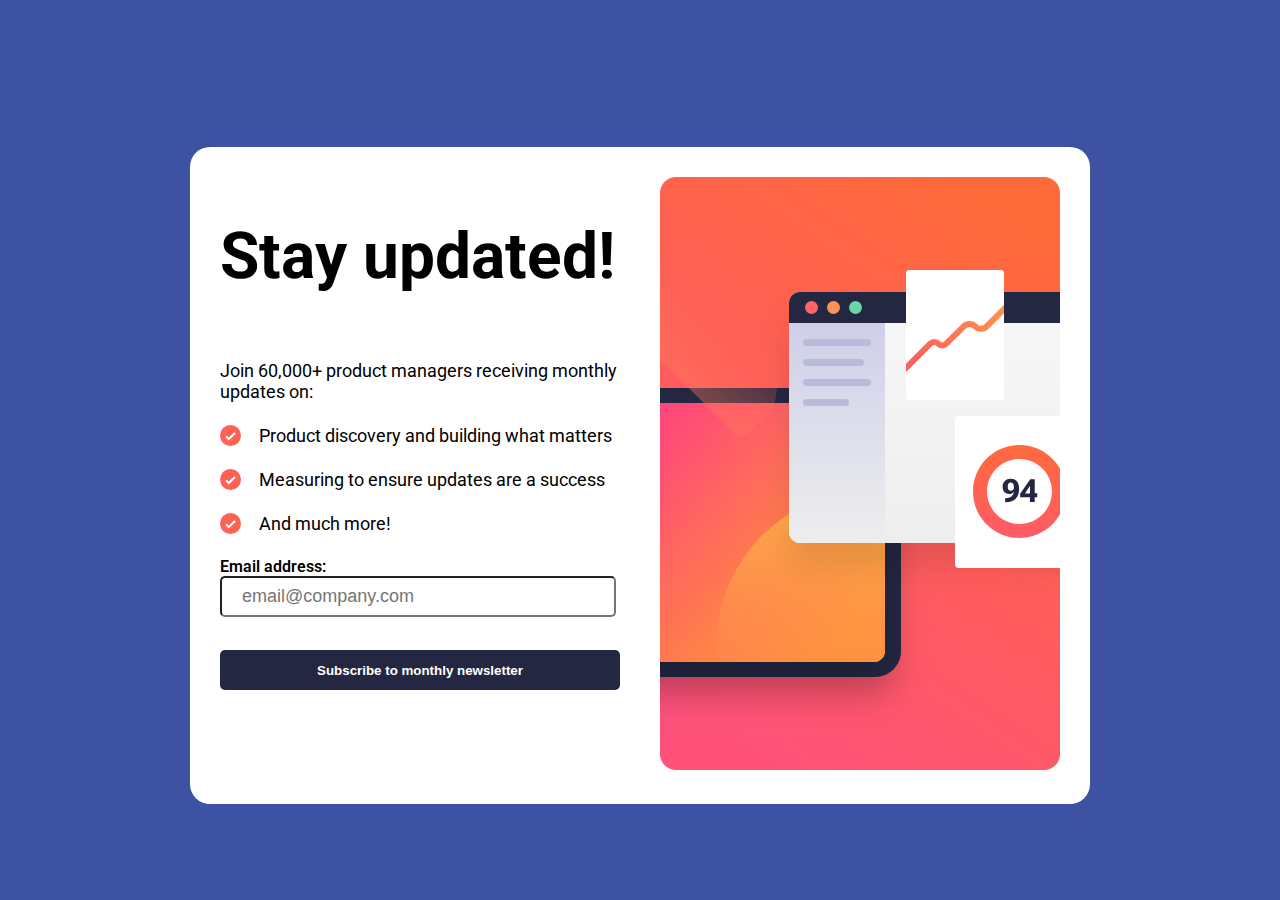
<file: index.html>
<!DOCTYPE html>
<html lang="en">
  <head>
    <meta charset="UTF-8" />
    <meta name="viewport" content="width=device-width, initial-scale=1.0" />
    <!-- displays site properly based on user's device -->
    <link
      rel="icon"
      type="image/png"
      sizes="32x32"
      href="./assets/images/favicon-32x32.png"
    />
    <link rel="stylesheet" href="index.css" />
    <link rel="stylesheet" href="indexmobile.css" />
    <link rel="preconnect" href="https://fonts.googleapis.com" />
    <link rel="preconnect" href="https://fonts.gstatic.com" crossorigin />
    <link
      href="https://fonts.googleapis.com/css2?family=Roboto:ital,wght@0,100;0,300;0,400;0,500;0,700;0,900;1,100;1,300;1,400;1,500;1,700;1,900&display=swap"
      rel="stylesheet"
    />

    <title>
      Frontend Mentor | Newsletter sign-up form with success message
    </title>

    <!-- Feel free to remove these styles or customise in your own stylesheet 👍 -->
    <style>
      .attribution {
        font-size: 11px;
        text-align: center;
      }
      .attribution a {
        color: hsl(228, 45%, 44%);
      }
    </style>
  </head>
  <body>
    <!-- Sign-up form start -->
    <div class="main">
      <div class="left">
        <h1>Stay updated!</h1>
        <div class="list">
          Join 60,000+ product managers receiving monthly updates on:
        </div>
        <div class="list">
          <img src="assets/images/icon-list.svg" alt="" class="svg" />Product
          discovery and building what matters
        </div>
        <di class="list">
          <img src="assets/images/icon-list.svg" alt="" class="svg" />Measuring
          to ensure updates are a success
        </di>
        <div class="list">
          <img src="assets/images/icon-list.svg" alt="" class="svg" />And much
          more!
        </div>
        <div class="mail">
          <label for="" class="label des">Email address:</label>
          <input type="email" placeholder="email@company.com" class="email" />
        </div>
        <a href="sucess.html"
          ><button>Subscribe to monthly newsletter</button></a
        >
      </div>
      <div class="right">
        <img
          src="assets/images/illustration-sign-up-desktop.svg"
          alt=""
          class="image"
        />
      </div>
    </div>

    <!-- Success message end -->
    <!--
<div class="attribution">
      Challenge by
      <a href="https://www.frontendmentor.io?ref=challenge" target="_blank"
        >Frontend Mentor</a
      >. Coded by <a href="#">Your Name Here</a>.
    </div>
-->
  </body>
</html>
</file>
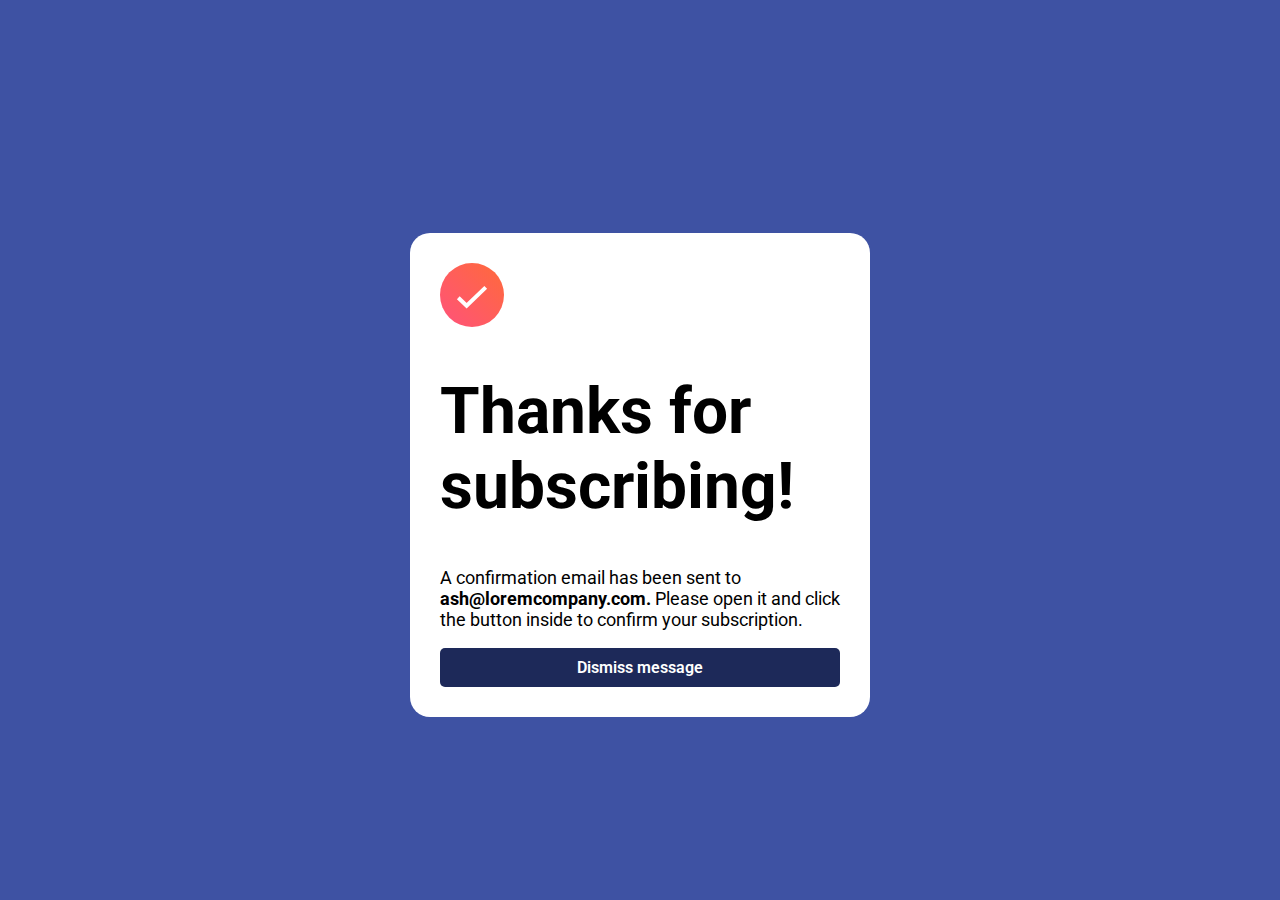
<file: sucess.html>
<!DOCTYPE html>
<html lang="en">
  <head>
    <meta charset="UTF-8" />
    <meta name="viewport" content="width=device-width, initial-scale=1.0" />
    <meta http-equiv="X-UA-Compatible" content="ie=edge" />
    <title>SUCCESS</title>
    <link rel="stylesheet" href="success.css" />
    <link
      href="https://fonts.googleapis.com/css2?family=Roboto:ital,wght@0,100;0,300;0,400;0,500;0,700;0,900;1,100;1,300;1,400;1,500;1,700;1,900&display=swap"
      rel="stylesheet"
    />
  </head>
  <body>
    <div class="main">
      <img src="assets/images/icon-success.svg" alt="" />
      <h1>Thanks for subscribing!</h1>
      <p>
        A confirmation email has been sent to
        <b>ash@loremcompany.com.</b> Please open it and click the button inside
        to confirm your subscription.
      </p>
      <div class="message">Dismiss message</div>
    </div>
  </body>
</html>
</file>
<file: index.css>
body {
  background-color: hsl(228, 45%, 44%);
  font-family: "Roboto";
}
html,
body {
  height: 100%;
  margin: 0;
  display: flex;
  justify-content: center;
  align-items: center;
}
h1 {
  font-size: 64px;
}
.main {
  /* Set the dimensions and styles of your centered div */
  margin-top: 50px;
  background-color: white;
  border-radius: 20px;
  padding: 30px;
  display: flex;
  column-gap: 40px;
  /* Center the div using positioning and transforms */
  /*position: absolute;
  top: 50%;
  left: 50%;
  transform: translate(-50%, -50%);*/
}
.left {
  display: flex;
  flex-direction: column;
  gap: 23px;
  width: 400px;
}
button,
label,
input {
  display: block;
}
.des {
  font-weight: 600;
}
input {
  height: 35px;
  width: 370px;
  font-size: 18px;
  margin-bottom: 10px;
  border-radius: 5px;
}
button {
  height: 40px;
  width: 400px;
  margin-bottom: 10px;
  background-color: hsl(234, 29%, 20%);
  border: none;
  border-radius: 5px;
  color: white;
  font-weight: 600;
  padding: 10px;
  cursor: pointer;
}
button:hover {
  background-color: hsl(4, 100%, 67%);
}
.list {
  display: flex;
  align-items: center;
  font-size: 18px;
}
.svg {
  margin-right: 18px;
}
.email {
  padding-left: 20px;
}
a {
  text-decoration: none;
}
</file>
<file: indexmobile.css>
@media screen and (max-width: 375px) {
  body {
    background-color: white;
    box-sizing: border-box;
    color: hsl(234, 29%, 20%);
  }
  .des {
    font-weight: 600;
  }

  button:active {
    background-color: hsl(4, 100%, 67%);
  }

  /*
  .email {
    padding-left: 20px;
  }*/
  .svg {
    margin-right: 18px;
    height: 50%;
  }
  input {
    height: 35px;
    width: 292px;
    border: 1px solid gray;
    font-size: 14px;
    margin-bottom: 10px;
    border-radius: 5px;
  }
  .list {
    display: flex;
    font-size: 15px;
  }
  button {
    height: 45px;
    width: 320px;
    margin-bottom: 10px;
    background-color: hsl(234, 29%, 20%);
    border: none;
    border-radius: 5px;
    color: white;
    font-weight: 600;
    padding: 10px;
    cursor: pointer;
  }
  h1 {
    font-size: 40px;
  }
  .main {
    display: flex;
    flex-direction: column;
    width: 375px;
  }
  .left {
    order: 2;
    display: flex;
  }
  .right {
    order: 1;
  }
}
</file>
<file: success.css>
body {
  background-color: hsl(228, 45%, 44%);
  font-family: "Roboto";
}
html,
body {
  height: 100%;
  margin: 0;
  display: flex;
  justify-content: center;
  align-items: center;
}
h1 {
  font-size: 64px;
}
.main {
  /* Set the dimensions and styles of your centered div */
  width: 400px;
  margin-top: 50px;
  background-color: white;
  border-radius: 20px;
  padding: 30px;

  column-gap: 40px;
  /* Center the div using positioning and transforms */
  /*position: absolute;
    top: 50%;
    left: 50%;
    transform: translate(-50%, -50%);*/
}
.message {
  font-weight: 600;
  border-radius: 5px;
  padding: 10px;
  color: white;
  text-align: center;
  background-color: hsl(228, 51%, 23%);
}
p {
  font-size: 18px;
}
@media screen and (max-width: 414px) {
  body {
    width: 375px;
    background-color: white;
  }
  h1 {
    font-size: 40px;
    color: hsl(228, 51%, 23%);
  }
  p {
    font-size: 15px;
    margin-bottom: 200px;
    color: hsl(228, 51%, 23%);
  }
  .message {
    font-weight: 600;
    border-radius: 5px;
    padding: 15px;
    color: white;
    text-align: center;
    background-color: hsl(228, 51%, 23%);
  }
  .message:active {
    background-color: hsl(4, 100%, 67%);
  }
}
</file>
